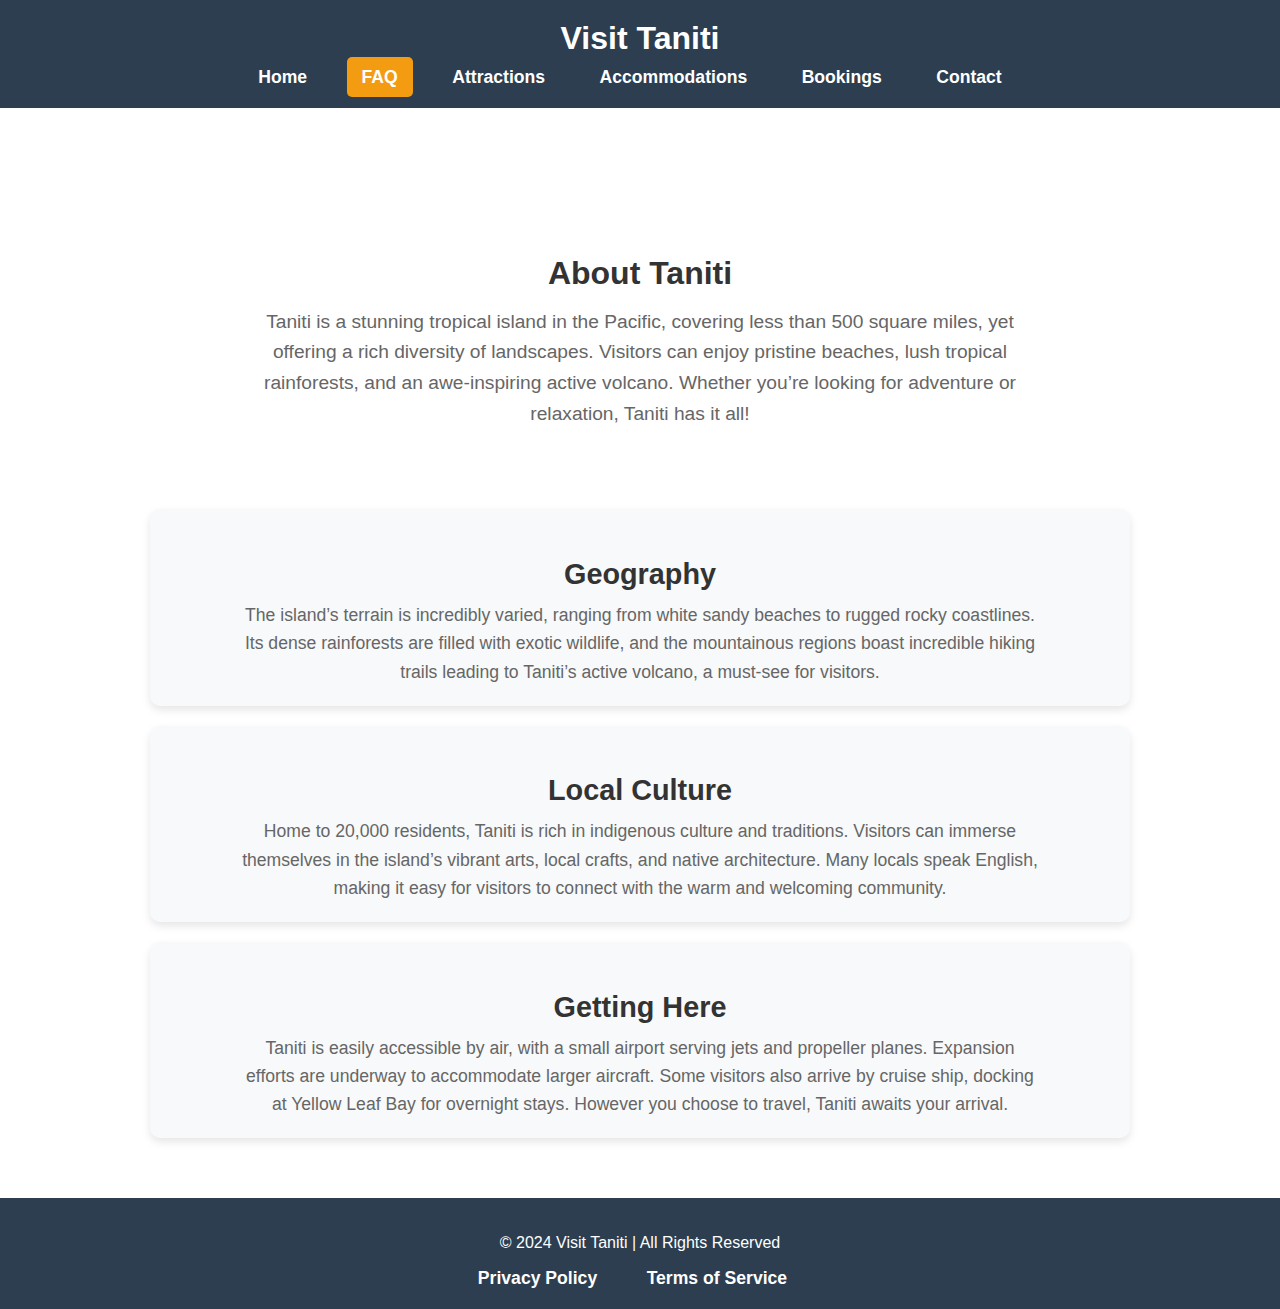
<file: about.html>
<!DOCTYPE html>
<html lang="en">
<head>
    <meta charset="UTF-8">
    <meta name="viewport" content="width=device-width, initial-scale=1.0">
    <meta http-equiv="X-UA-Compatible" content="ie=edge">
    <title>About Taniti - A Tropical Island Awaits</title>
    <link rel="stylesheet" href="styles.css">
</head>
<body>

<!-- Header Section -->
<header>
    <div class="header-container">
        <h1>Visit Taniti</h1>
        <nav>
            <ul>
                <li><a href="index.html">Home</a></li>
                <li><a href="about.html" class="active">FAQ</a></li>
                <li><a href="attractions.html">Attractions</a></li>
                <li><a href="accommodations.html">Accommodations</a></li>
                <li><a href="bookings.html">Bookings</a></li>
                <li><a href="contact.html">Contact</a></li>
            </ul>
        </nav>
    </div>
</header>

<!-- About Section -->
<section class="about">
    <div class="about-section">
        <h2>About Taniti</h2>
        <p>Taniti is a stunning tropical island in the Pacific, covering less than 500 square miles, yet offering a rich diversity of landscapes. Visitors can enjoy pristine beaches, lush tropical rainforests, and an awe-inspiring active volcano. Whether you’re looking for adventure or relaxation, Taniti has it all!</p>
    </div>

    <div class="section-box section-spacing">
        <h3>Geography</h3>
        <p>The island’s terrain is incredibly varied, ranging from white sandy beaches to rugged rocky coastlines. Its dense rainforests are filled with exotic wildlife, and the mountainous regions boast incredible hiking trails leading to Taniti’s active volcano, a must-see for visitors.</p>
    </div>

    <div class="section-box section-spacing">
        <h3>Local Culture</h3>
        <p>Home to 20,000 residents, Taniti is rich in indigenous culture and traditions. Visitors can immerse themselves in the island’s vibrant arts, local crafts, and native architecture. Many locals speak English, making it easy for visitors to connect with the warm and welcoming community.</p>
    </div>

    <div class="section-box section-spacing">
        <h3>Getting Here</h3>
        <p>Taniti is easily accessible by air, with a small airport serving jets and propeller planes. Expansion efforts are underway to accommodate larger aircraft. Some visitors also arrive by cruise ship, docking at Yellow Leaf Bay for overnight stays. However you choose to travel, Taniti awaits your arrival.</p>
    </div>

</section>

<!-- Footer Section -->
<footer>
    <div class="footer-container">
        <p>&copy; 2024 Visit Taniti | All Rights Reserved</p>
        <nav>
            <ul>
                <li><a href="#">Privacy Policy</a></li>
                <li><a href="#">Terms of Service</a></li>
            </ul>
        </nav>
    </div>
</footer>

</body>
</html>
</file>
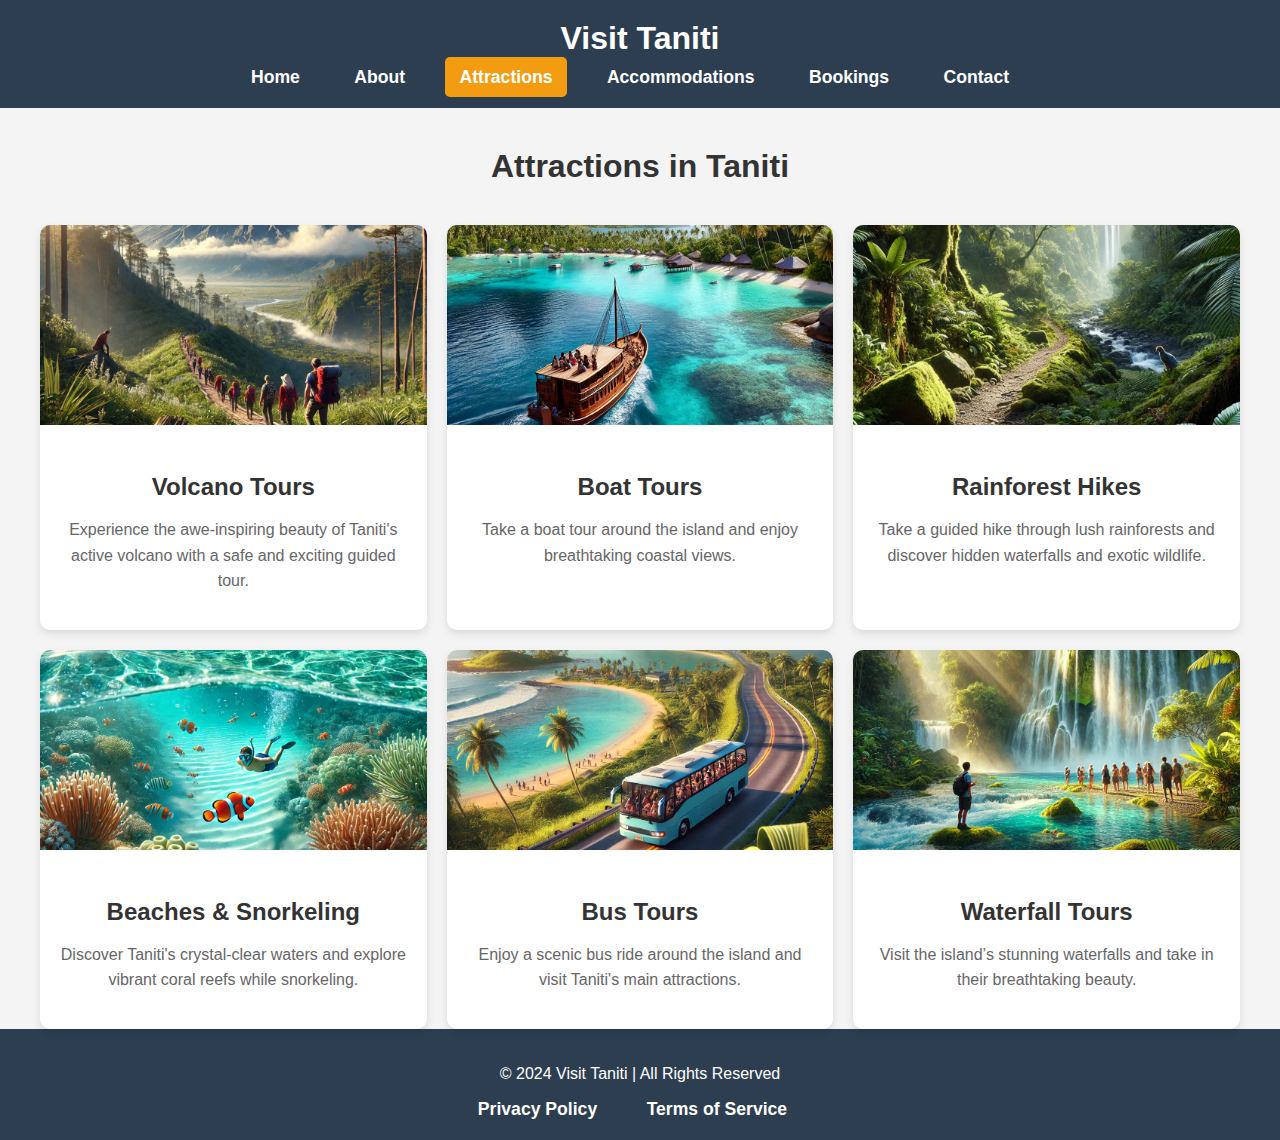
<file: attractions.html>
<!DOCTYPE html>
<html lang="en">
<head>
    <meta charset="UTF-8">
    <meta name="viewport" content="width=device-width, initial-scale=1.0">
    <meta http-equiv="X-UA-Compatible" content="ie=edge">
    <title>Attractions in Taniti - Explore & Adventure</title>
    <link rel="stylesheet" href="styles.css">
</head>
<body>

<!-- Header Section -->
<header>
    <div class="header-container">
        <h1>Visit Taniti</h1>
        <nav>
            <ul>
                <li><a href="index.html">Home</a></li>
                <li><a href="about.html">About</a></li>
                <li><a href="attractions.html" class="active">Attractions</a></li>
                <li><a href="accommodations.html">Accommodations</a></li>
                <li><a href="bookings.html">Bookings</a></li>
                <li><a href="contact.html">Contact</a></li>
            </ul>
        </nav>
    </div>
</header>

<!-- Attractions Section -->
<section class="attractions">
    <h2>Attractions in Taniti</h2>
    <div class="card-container">
        <div class="card">
            <img src="volcano-image.png" alt="Volcano">
            <div class="card-content">
                <h3>Volcano Tours</h3>
                <p>Experience the awe-inspiring beauty of Taniti's active volcano with a safe and exciting guided tour.</p>
            </div>
        </div>

        <div class="card">
            <img src="boat-tour.png" alt="Boat Tour">
            <div class="card-content">
                <h3>Boat Tours</h3>
                <p>Take a boat tour around the island and enjoy breathtaking coastal views.</p>
            </div>
        </div>

        <div class="card">
            <img src="rainforest-image.png" alt="Rainforest Hikes">
            <div class="card-content">
                <h3>Rainforest Hikes</h3>
                <p>Take a guided hike through lush rainforests and discover hidden waterfalls and exotic wildlife.</p>
            </div>
        </div>

        <div class="card">
            <img src="snorkeling-image.png" alt="Beaches & Snorkeling">
            <div class="card-content">
                <h3>Beaches & Snorkeling</h3>
                <p>Discover Taniti's crystal-clear waters and explore vibrant coral reefs while snorkeling.</p>
            </div>
        </div>

        <div class="card">
            <img src="bus-tour.png" alt="Bus Tours">
            <div class="card-content">
                <h3>Bus Tours</h3>
                <p>Enjoy a scenic bus ride around the island and visit Taniti's main attractions.</p>
            </div>
        </div>

        <div class="card">
            <img src="waterfalls.png" alt="Waterfalls">
            <div class="card-content">
                <h3>Waterfall Tours</h3>
                <p>Visit the island’s stunning waterfalls and take in their breathtaking beauty.</p>
            </div>
        </div>
    </div>
</section>

<!-- Footer Section -->
<footer>
    <div class="footer-container">
        <p>&copy; 2024 Visit Taniti | All Rights Reserved</p>
        <nav>
            <ul>
                <li><a href="#">Privacy Policy</a></li>
                <li><a href="#">Terms of Service</a></li>
            </ul>
        </nav>
    </div>
</footer>

</body>
</html>
</file>
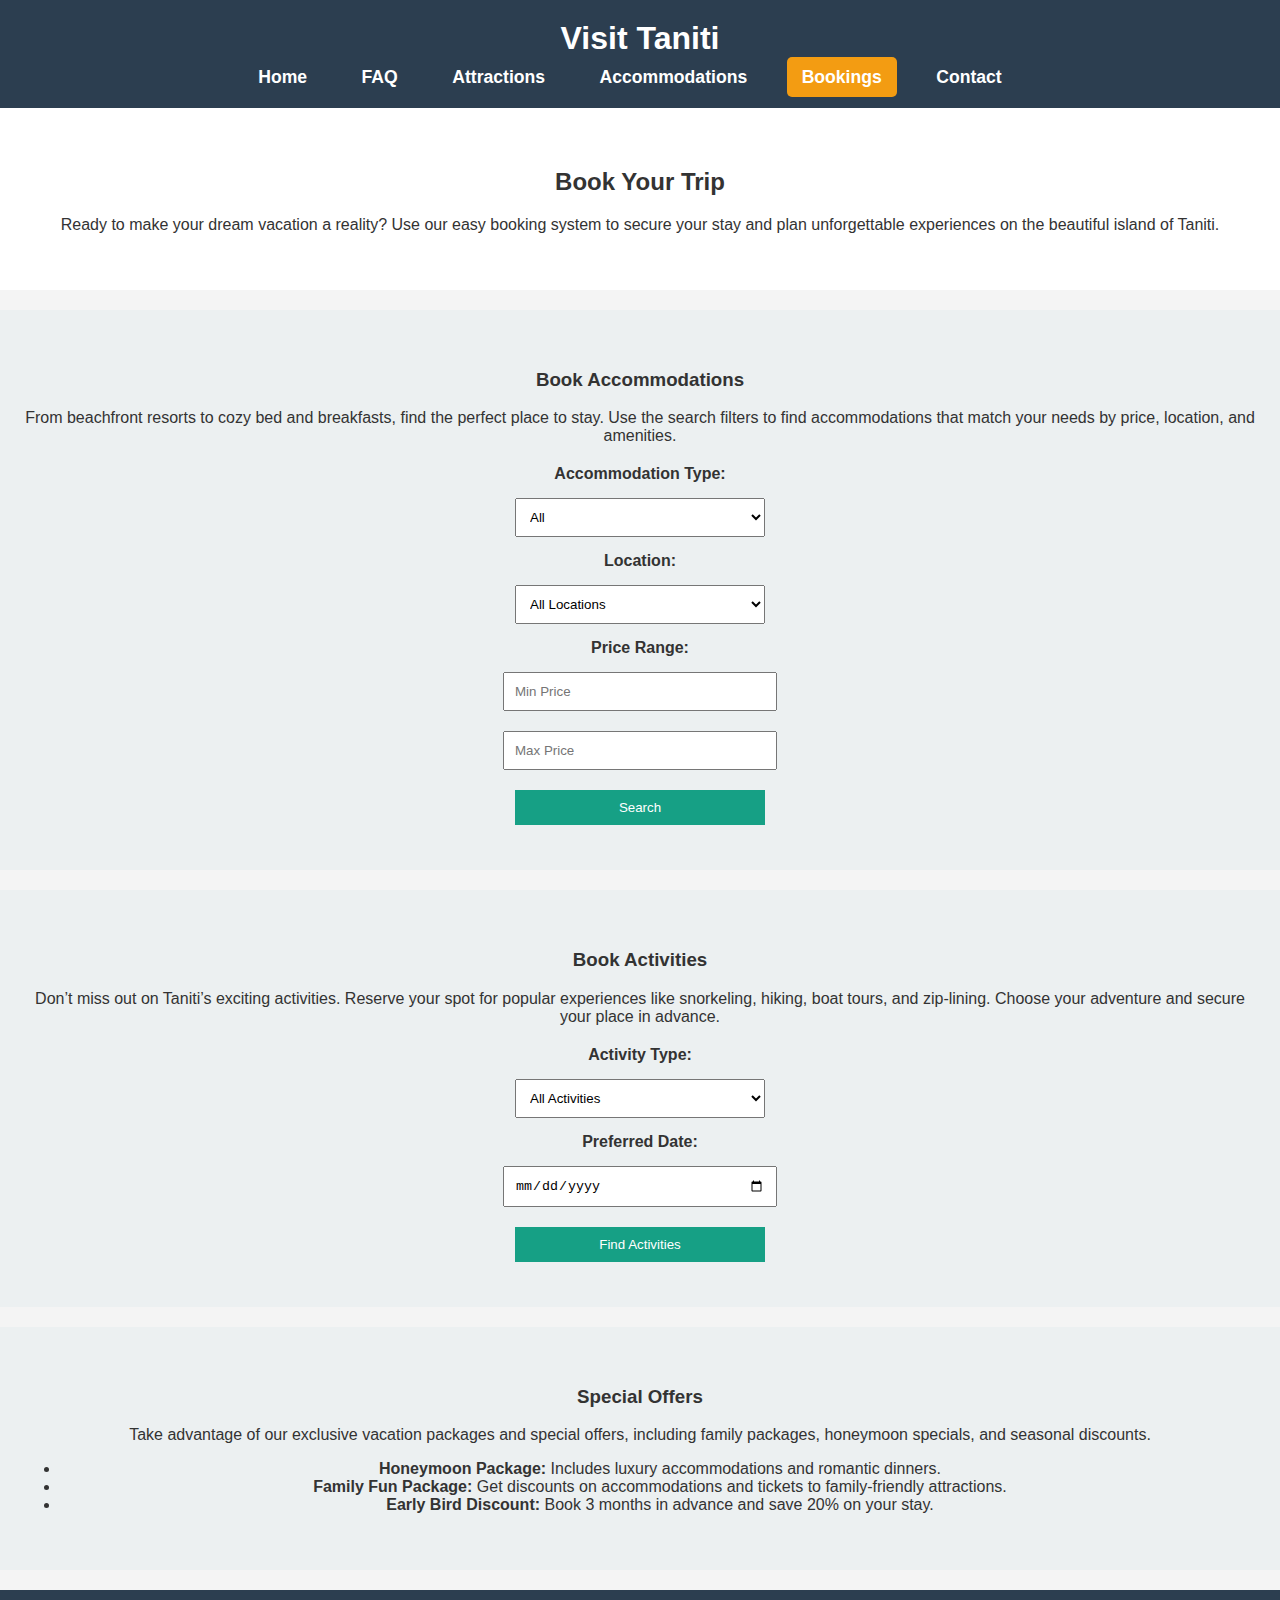
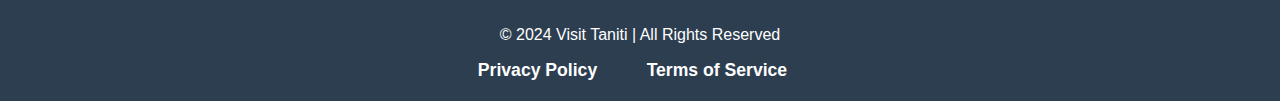
<file: bookings.html>
<!DOCTYPE html>
<html lang="en">
<head>
    <meta charset="UTF-8">
    <meta name="viewport" content="width=device-width, initial-scale=1.0">
    <meta http-equiv="X-UA-Compatible" content="ie=edge">
    <title>Book Your Trip - Plan Your Dream Vacation</title>
    <link rel="stylesheet" href="styles.css">
</head>
<body>

<!-- Header Section -->
<header>
    <div class="header-container">
        <h1>Visit Taniti</h1>
        <nav>
            <ul>
                <li><a href="index.html">Home</a></li>
                <li><a href="about.html">FAQ</a></li>
                <li><a href="attractions.html">Attractions</a></li>
                <li><a href="accommodations.html">Accommodations</a></li>
                <li><a href="bookings.html" class="active">Bookings</a></li>
                <li><a href="contact.html">Contact</a></li>
            </ul>
        </nav>
    </div>
</header>

<!-- Bookings Overview Section -->
<section class="bookings">
    <div class="bookings-container">
        <h2>Book Your Trip</h2>
        <p>Ready to make your dream vacation a reality? Use our easy booking system to secure your stay and plan unforgettable experiences on the beautiful island of Taniti.</p>
    </div>
</section>

<!-- Book Accommodations Section -->
<section class="book-accommodations">
    <div class="book-accommodations-container">
        <h3>Book Accommodations</h3>
        <p>From beachfront resorts to cozy bed and breakfasts, find the perfect place to stay. Use the search filters to find accommodations that match your needs by price, location, and amenities.</p>
        <form action="#" method="GET">
            <label for="accommodation-type">Accommodation Type:</label>
            <select id="accommodation-type" name="accommodation-type">
                <option value="all">All</option>
                <option value="budget">Budget</option>
                <option value="luxury">Luxury</option>
                <option value="family">Family-Friendly</option>
            </select>

            <label for="location">Location:</label>
            <select id="location" name="location">
                <option value="all">All Locations</option>
                <option value="beachfront">Beachfront</option>
                <option value="city">Taniti City</option>
                <option value="rainforest">Near Rainforest</option>
            </select>

            <label for="price-range">Price Range:</label>
            <input type="number" id="min-price" name="min-price" placeholder="Min Price">
            <input type="number" id="max-price" name="max-price" placeholder="Max Price">

            <button type="submit">Search</button>
        </form>
    </div>
</section>

<!-- Book Activities Section -->
<section class="book-activities">
    <div class="book-activities-container">
        <h3>Book Activities</h3>
        <p>Don’t miss out on Taniti’s exciting activities. Reserve your spot for popular experiences like snorkeling, hiking, boat tours, and zip-lining. Choose your adventure and secure your place in advance.</p>
        <form action="#" method="GET">
            <label for="activity-type">Activity Type:</label>
            <select id="activity-type" name="activity-type">
                <option value="all">All Activities</option>
                <option value="snorkeling">Snorkeling</option>
                <option value="hiking">Hiking</option>
                <option value="boat-tours">Boat Tours</option>
                <option value="zip-lining">Zip-lining</option>
            </select>

            <label for="date">Preferred Date:</label>
            <input type="date" id="date" name="date">

            <button type="submit">Find Activities</button>
        </form>
    </div>
</section>

<!-- Special Offers Section -->
<section class="special-offers">
    <div class="special-offers-container">
        <h3>Special Offers</h3>
        <p>Take advantage of our exclusive vacation packages and special offers, including family packages, honeymoon specials, and seasonal discounts.</p>
        <ul>
            <li><strong>Honeymoon Package:</strong> Includes luxury accommodations and romantic dinners.</li>
            <li><strong>Family Fun Package:</strong> Get discounts on accommodations and tickets to family-friendly attractions.</li>
            <li><strong>Early Bird Discount:</strong> Book 3 months in advance and save 20% on your stay.</li>
        </ul>
    </div>
</section>

<!-- Footer Section -->
<footer>
    <div class="footer-container">
        <p>&copy; 2024 Visit Taniti | All Rights Reserved</p>
        <nav>
            <ul>
                <li><a href="#">Privacy Policy</a></li>
                <li><a href="#">Terms of Service</a></li>
            </ul>
        </nav>
    </div>
</footer>

</body>
</html>
</file>
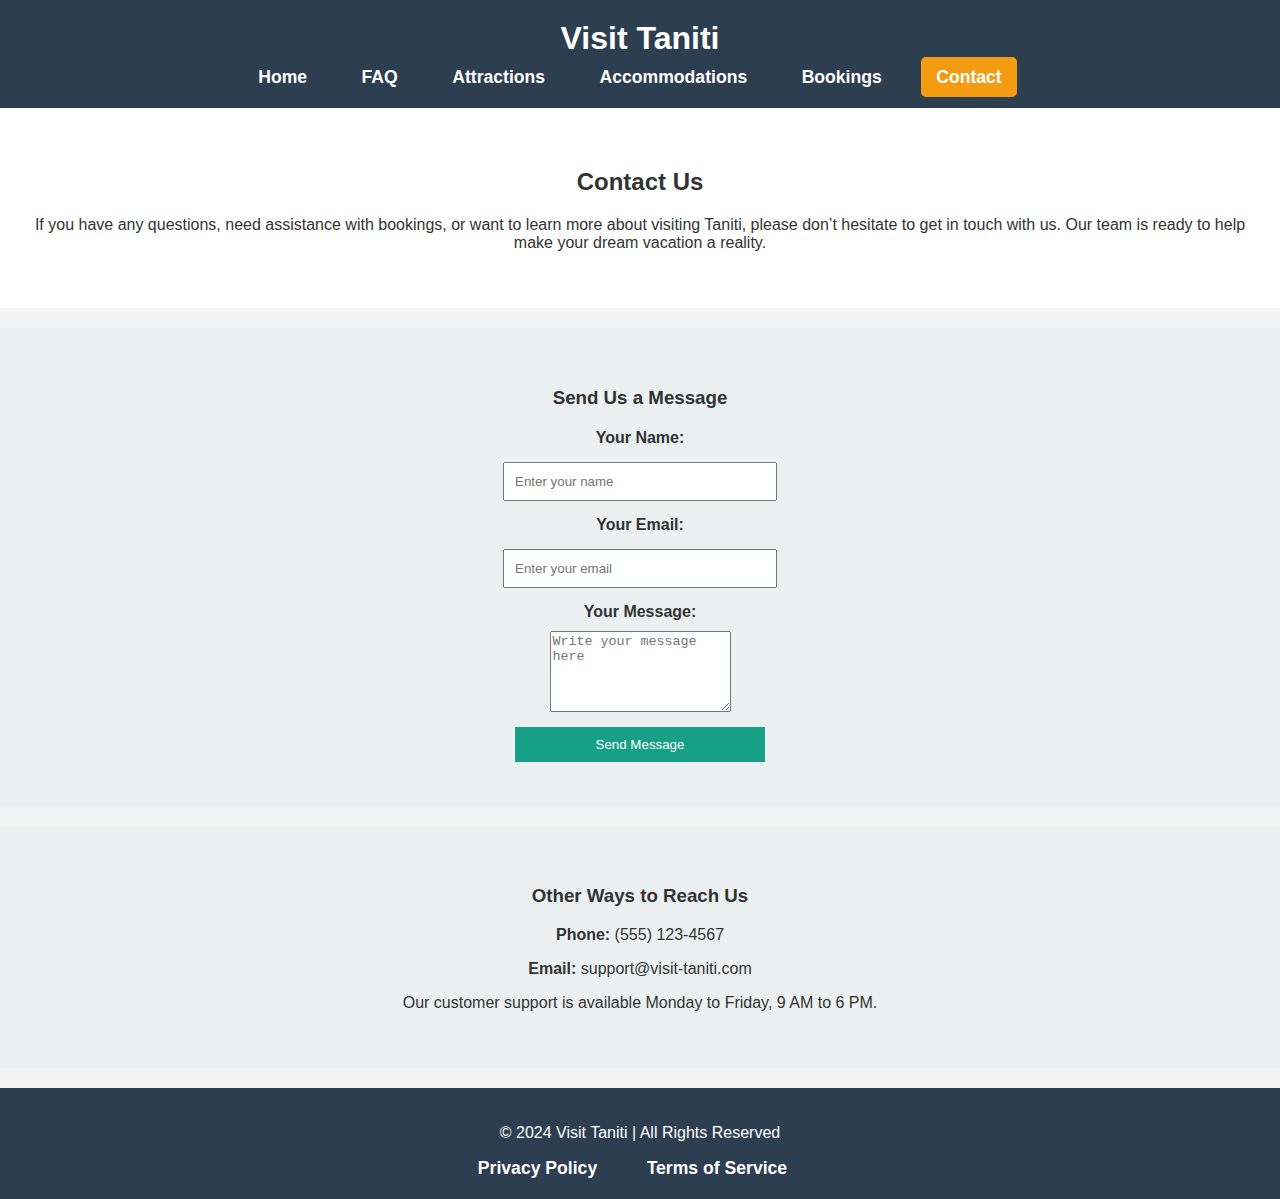
<file: contact.html>
<!DOCTYPE html>
<html lang="en">
<head>
    <meta charset="UTF-8">
    <meta name="viewport" content="width=device-width, initial-scale=1.0">
    <meta http-equiv="X-UA-Compatible" content="ie=edge">
    <title>Contact Us - We’re Here to Help</title>
    <link rel="stylesheet" href="styles.css">
</head>
<body>

<!-- Header Section -->
<header>
    <div class="header-container">
        <h1>Visit Taniti</h1>
        <nav>
            <ul>
                <li><a href="index.html">Home</a></li>
                <li><a href="about.html">FAQ</a></li>
                <li><a href="attractions.html">Attractions</a></li>
                <li><a href="accommodations.html">Accommodations</a></li>
                <li><a href="bookings.html">Bookings</a></li>
                <li><a href="contact.html" class="active">Contact</a></li>
            </ul>
        </nav>
    </div>
</header>

<!-- Contact Us Section -->
<section class="contact-us">
    <div class="contact-container">
        <h2>Contact Us</h2>
        <p>If you have any questions, need assistance with bookings, or want to learn more about visiting Taniti, please don’t hesitate to get in touch with us. Our team is ready to help make your dream vacation a reality.</p>
    </div>
</section>

<!-- Contact Form Section -->
<section class="contact-form">
    <div class="form-container">
        <h3>Send Us a Message</h3>
        <form action="#" method="POST">
            <label for="name">Your Name:</label>
            <input type="text" id="name" name="name" required placeholder="Enter your name">

            <label for="email">Your Email:</label>
            <input type="email" id="email" name="email" required placeholder="Enter your email">

            <label for="message">Your Message:</label>
            <textarea id="message" name="message" rows="5" required placeholder="Write your message here"></textarea>

            <button type="submit">Send Message</button>
        </form>
    </div>
</section>

<!-- Contact Info Section -->
<section class="contact-info">
    <div class="info-container">
        <h3>Other Ways to Reach Us</h3>
        <p><strong>Phone:</strong> (555) 123-4567</p>
        <p><strong>Email:</strong> support@visit-taniti.com</p>
        <p>Our customer support is available Monday to Friday, 9 AM to 6 PM.</p>
    </div>
</section>

<!-- Footer Section -->
<footer>
    <div class="footer-container">
        <p>&copy; 2024 Visit Taniti | All Rights Reserved</p>
        <nav>
            <ul>
                <li><a href="#">Privacy Policy</a></li>
                <li><a href="#">Terms of Service</a></li>
            </ul>
        </nav>
    </div>
</footer>

</body>
</html>
</file>
<file: styles.css>
body {
    font-family: 'Arial', sans-serif;
    margin: 0;
    padding: 0;
    background-color: #f4f4f4;
    color: #333;
}

header {
    background-color: #2c3e50;
    color: white;
    padding: 20px;
    text-align: center;
}

header h1 {
    margin: 0;
}

nav ul {
    list-style: none;
    margin: 10px 0 0 0;
    padding: 0;
}

nav ul li {
    display: inline-block;
    margin-right: 20px;
}

nav ul li a {
    color: white;
    text-decoration: none;
    font-weight: bold;
    font-size: 1.1em;
    padding: 10px 15px;
    transition: background-color 0.3s ease, color 0.3s ease;
}

nav ul li a:hover {
    color: #f39c12;
    background-color: rgba(243, 156, 18, 0.2);
    border-radius: 5px;
}

nav ul li a.active {
    background-color: #f39c12;
    border-radius: 5px;
}

.hero {
    background-image: url('taniti-hero.png');
    background-size: cover;
    background-position: center;
    padding: 100px 20px;
    color: white;
    text-align: center;
}

.hero-text {
    color: #FFFFFF;
    text-shadow: 2px 2px 4px rgba(0, 0, 0, 0.6);
}

.hero h2 {
    font-size: 2.5em;
    margin-bottom: 20px;
}

.hero p {
    font-size: 1.2em;
    line-height: 1.6;
}
.popular-attractions {
    background-color: white;
    padding: 40px 20px;
    text-align: center;
}

.attractions-grid {
    display: grid;
    grid-template-columns: repeat(3, 1fr);
    gap: 20px;
    padding: 20px 0;
}

.attraction {
    background-color: #ecf0f1;
    padding: 20px;
    border-radius: 8px;
}

.easy-booking {
    background-color: #16a085;
    color: white;
    text-align: center;
    padding: 40px 20px;
}

.easy-booking .btn-book {
    background-color: #f39c12;
    padding: 10px 20px;
    color: white;
    text-decoration: none;
    font-weight: bold;
    border-radius: 5px;
}

.upcoming-events {
    background-color: #fff;
    padding: 40px 20px;
    text-align: center;
}

footer {
    background-color: #2c3e50;
    color: white;
    text-align: center;
    padding: 20px 0;
}

footer nav ul {
    margin-top: 10px;
}

footer nav ul li {
    display: inline;
    margin-right: 15px;
}

footer nav ul li a {
    color: white;
    text-decoration: none;
}

.attractions h2 {
    text-align: center;
    font-size: 2em;
    margin: 40px 0;
}

.card-container {
    display: grid;
    grid-template-columns: repeat(3, 1fr);
    gap: 20px;
    padding: 0 40px;
}

.card {
    background-color: white;
    border-radius: 10px;
    box-shadow: 0 4px 8px rgba(0, 0, 0, 0.1);
    overflow: hidden;
    text-align: center;
    transition: transform 0.3s ease, box-shadow 0.3s ease;
}

.card:hover {
    transform: translateY(-5px);
    box-shadow: 0 8px 16px rgba(0, 0, 0, 0.2);
}

.card img {
    width: 100%;
    height: 200px;
    object-fit: cover;
    object-position: 50% 75%;
}

.card-content {
    padding: 20px;
}

.card-content h3 {
    font-size: 1.5em;
    margin-bottom: 10px;
    color: #333;
}

.card-content p {
    font-size: 1em;
    color: #666;
    line-height: 1.6;
}

.about {
    background-color: white;
    padding: 40px 20px;
    text-align: center;
}

.geography, .local-culture, .getting-here {
    background-color: #ecf0f1;
    padding: 40px 20px;
    margin: 20px 0;
    text-align: center;
}

.accommodation-header {
    background-image: url('hotels.png');
    background-size: cover;
    background-position: center;
    height: 500px;
    position: relative;
    display: flex;
    justify-content: center;
    align-items: center;
}

.header-overlay {
    background-color: rgba(0, 0, 0, 0.5);
    color: white;
    text-align: center;
    padding: 40px;
    border-radius: 10px;
    max-width: 800px;
}

.accommodation-header h1 {
    font-size: 3em;
    margin-bottom: 15px;
}

.accommodation-header p {
    font-size: 1.5em;
    line-height: 1.4;
}

.accommodations {
    padding: 60px 20px;
    background-color: #f4f4f4;
    text-align: center;
}

.accommodation-box {
    background-color: #fff;
    padding: 30px;
    margin-bottom: 30px;
    box-shadow: 0 4px 8px rgba(0, 0, 0, 0.1);
    border-radius: 10px;
    max-width: 800px;
    margin-left: auto;
    margin-right: auto;
}

.accommodation-box h3 {
    font-size: 2em;
    margin-bottom: 20px;
}

.accommodation-box p {
    font-size: 1.2em;
    line-height: 1.6;
    color: #666;
}

.budget-options, .resorts-luxury, .family-friendly-stays {
    background-color: #ecf0f1;
    margin: 20px 0;
}
.bookings, .book-accommodations, .book-activities, .special-offers {
    background-color: #fff;
    padding: 40px 20px;
    text-align: center;
}

.book-accommodations, .book-activities, .special-offers {
    background-color: #ecf0f1;
    margin: 20px 0;
}

form {
    display: flex;
    flex-direction: column;
    align-items: center;
    gap: 10px;
    margin-top: 20px;
}

label {
    font-weight: bold;
}

select, input, button {
    padding: 10px;
    margin: 5px;
    width: 250px;
    max-width: 100%;
}

button {
    background-color: #16a085;
    color: white;
    border: none;
    cursor: pointer;
}

button:hover {
    background-color: #148f77;
}

.contact-us, .contact-form, .contact-info {
    background-color: #fff;
    padding: 40px 20px;
    text-align: center;
}

.contact-form, .contact-info {
    background-color: #ecf0f1;
    margin: 20px 0;
}

.attraction-box {
    background-color: #f7f9fa;
    padding: 20px;
    border-radius: 15px;
    box-shadow: 0 4px 8px rgba(0, 0, 0, 0.1);
    text-align: center;
    transition: transform 0.3s ease, box-shadow 0.3s ease;
}

.attraction-box:hover {
    transform: translateY(-5px);
    box-shadow: 0 8px 16px rgba(0, 0, 0, 0.2);
}


.attraction-box img {
    max-width: 100%;
    height: auto;
    border-radius: 10px;
    margin-top: 10px;
}

.about-section {
    background-color: #ffffff;
    padding: 60px 20px;
    text-align: center;
    margin: 20px 0;
}

.about-section h2 {
    font-size: 2em;
    margin-bottom: 15px;
    color: #333;
}

.about-section p {
    font-size: 1.2em;
    line-height: 1.6;
    max-width: 800px;
    margin: 0 auto;
    color: #666;
}


.section-box {
    background-color: #f7f9fa;
    padding: 40px;
    border-radius: 10px;
    text-align: center;
    max-width: 900px;
    margin: 20px auto;
    box-shadow: 0 4px 8px rgba(0, 0, 0, 0.1);
}

.section-box h3 {
    font-size: 1.8em;
    margin-bottom: 10px;
    color: #333;
}

.section-box p {
    font-size: 1.1em;
    color: #666;
    line-height: 1.6;
    max-width: 800px;
    margin: 0 auto;
}

.section-spacing {
    padding-top: 20px;
    padding-bottom: 20px;
}
</file>
